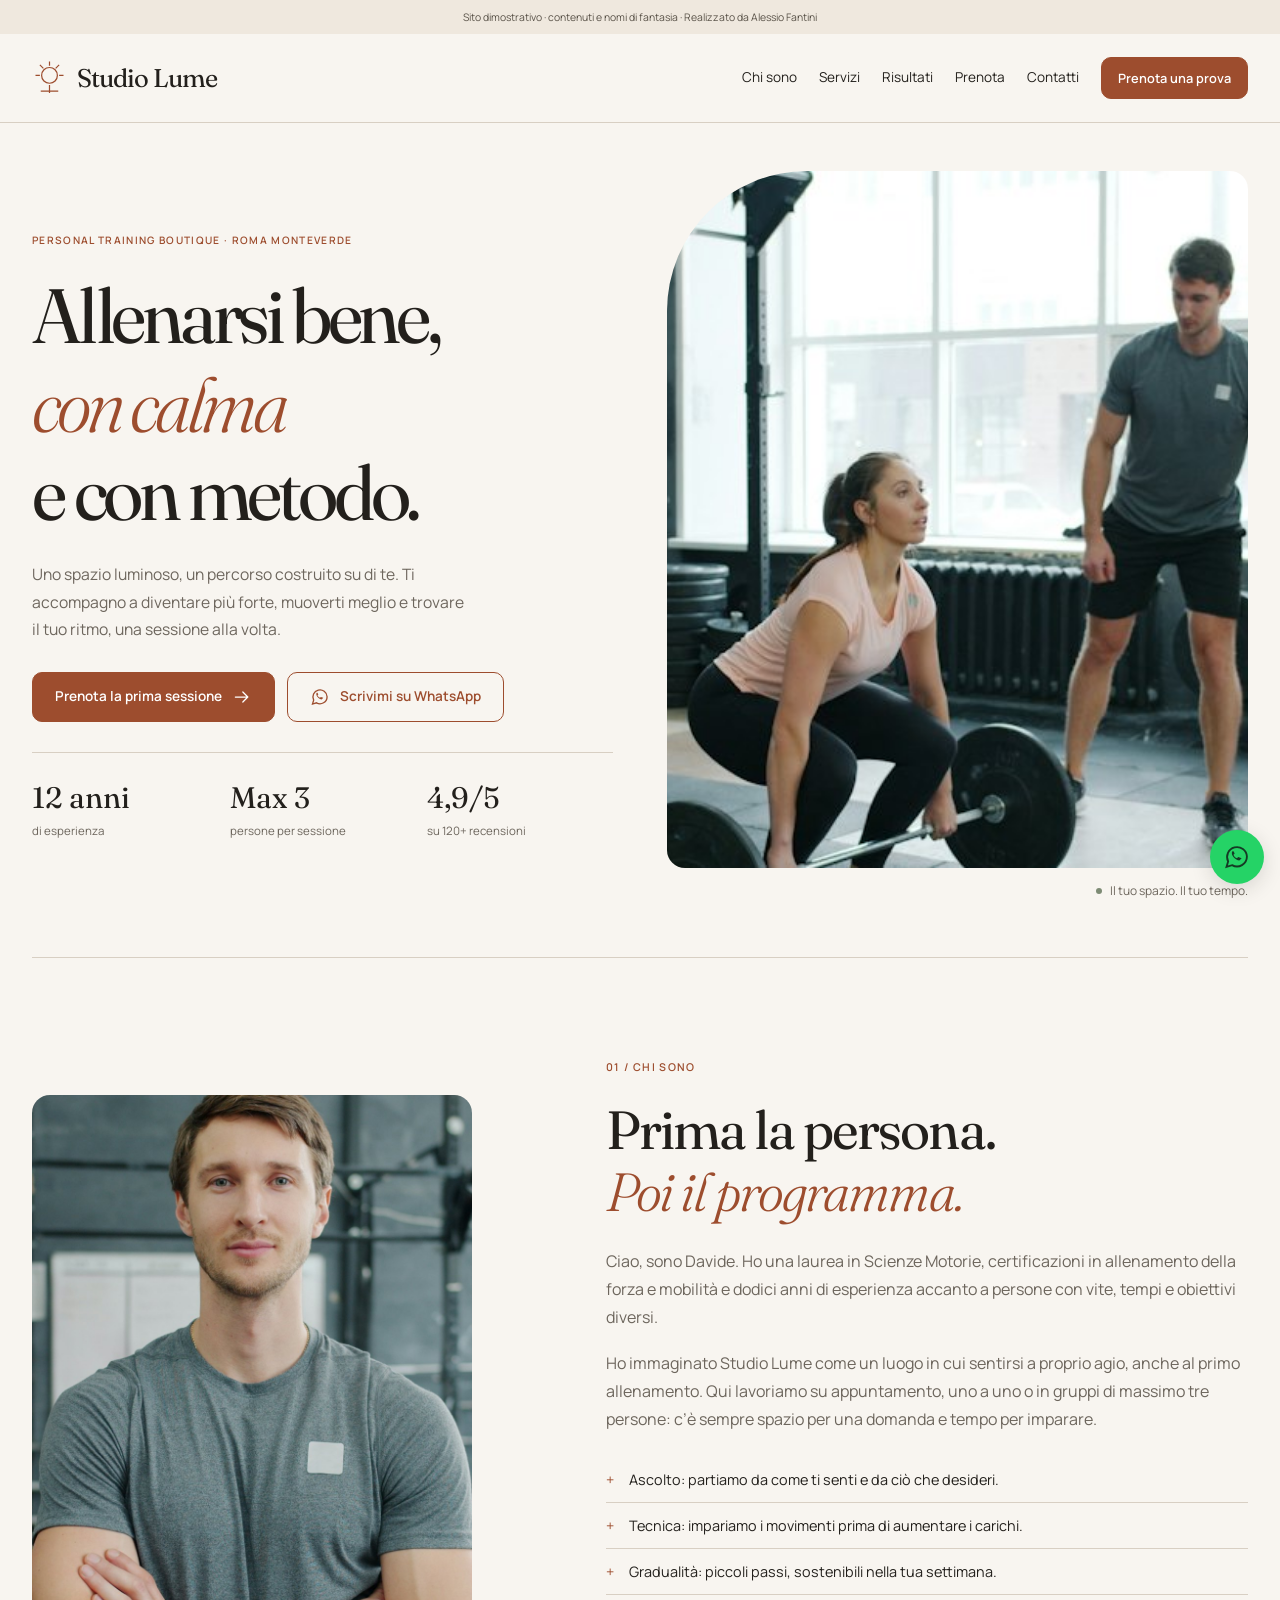
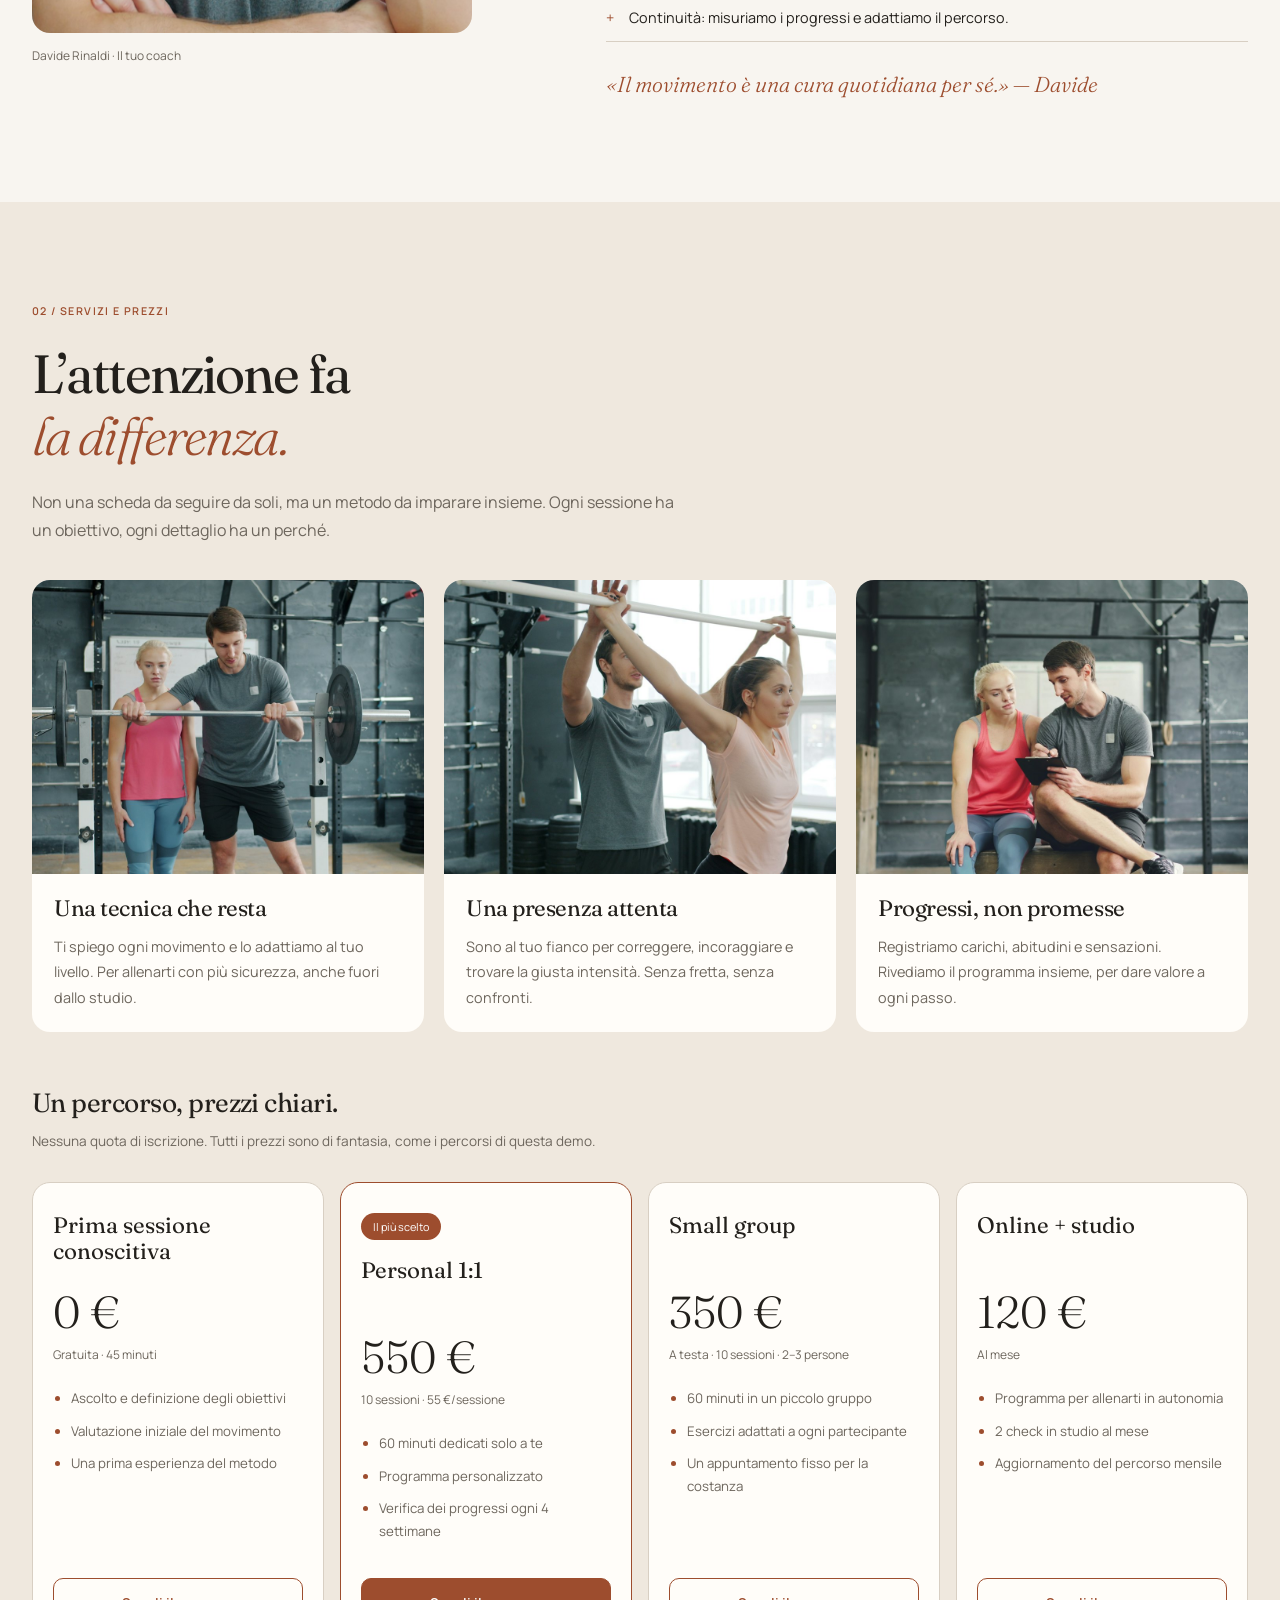
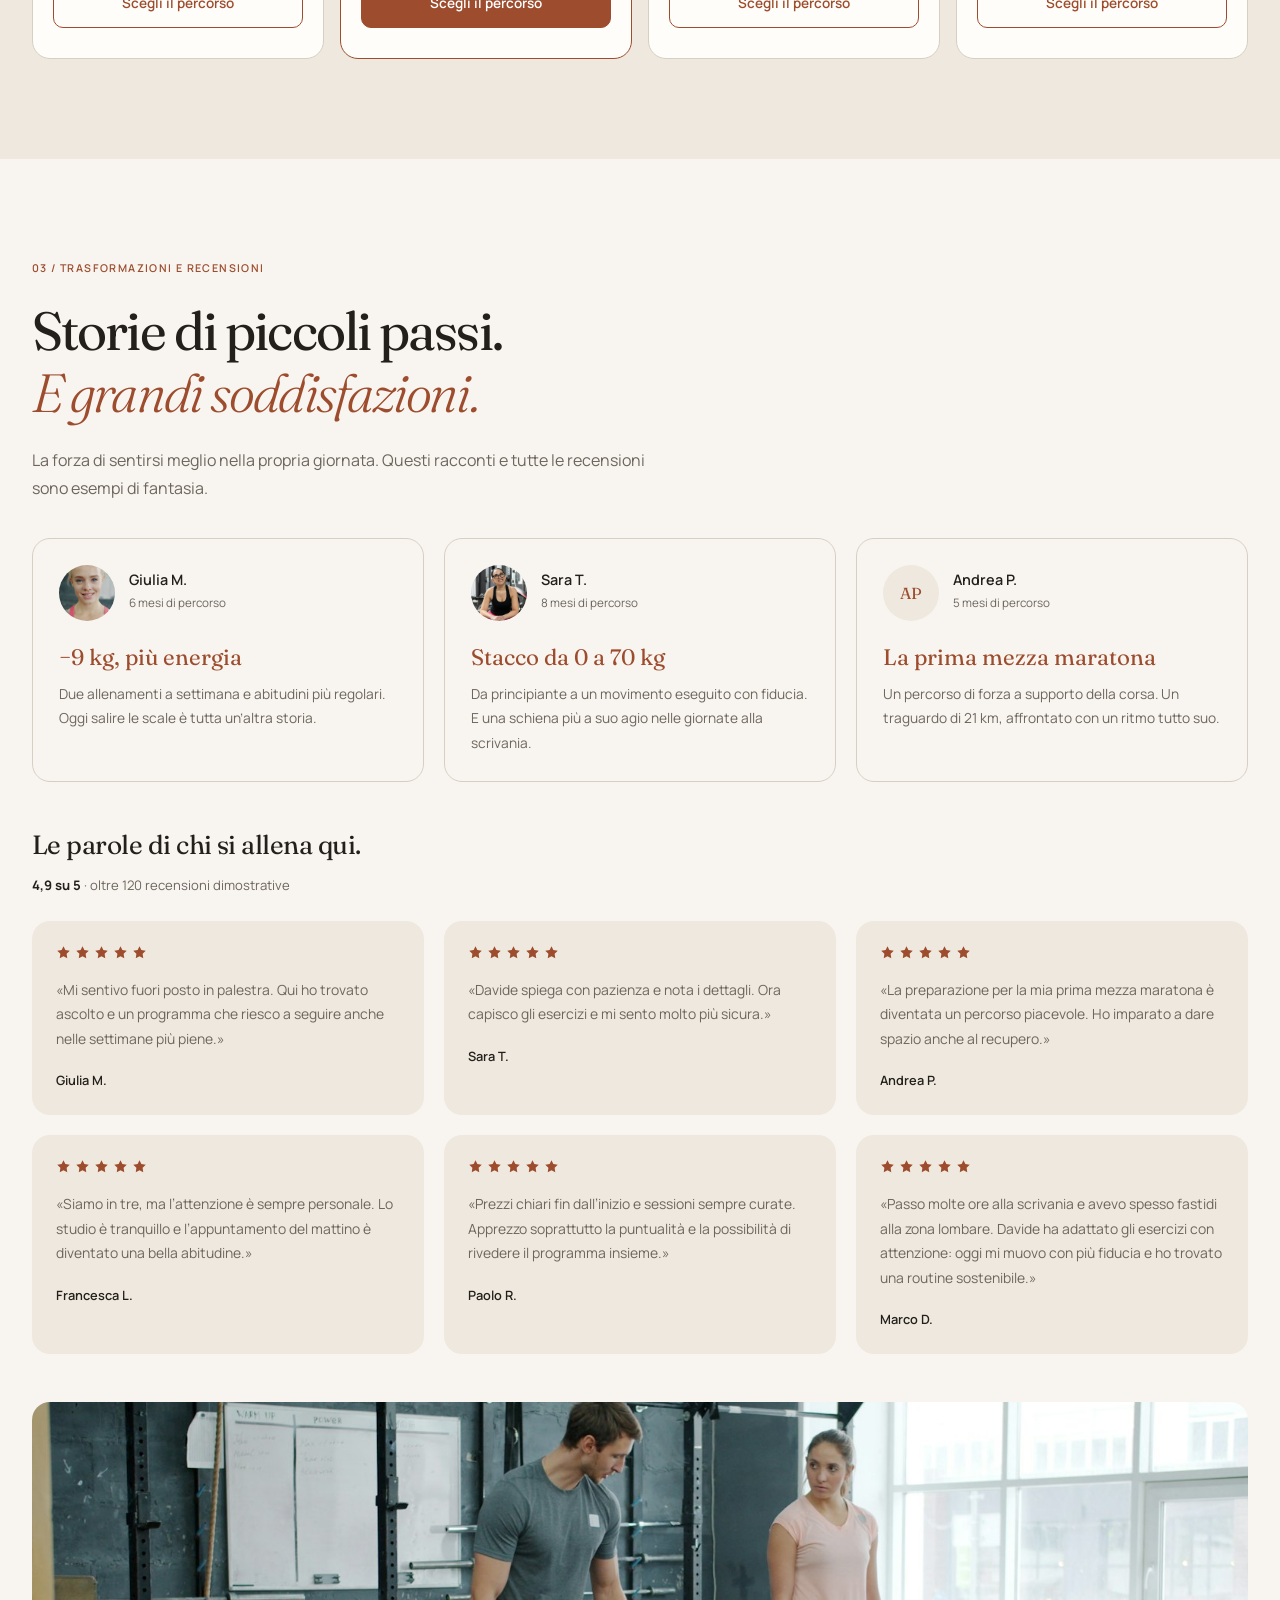
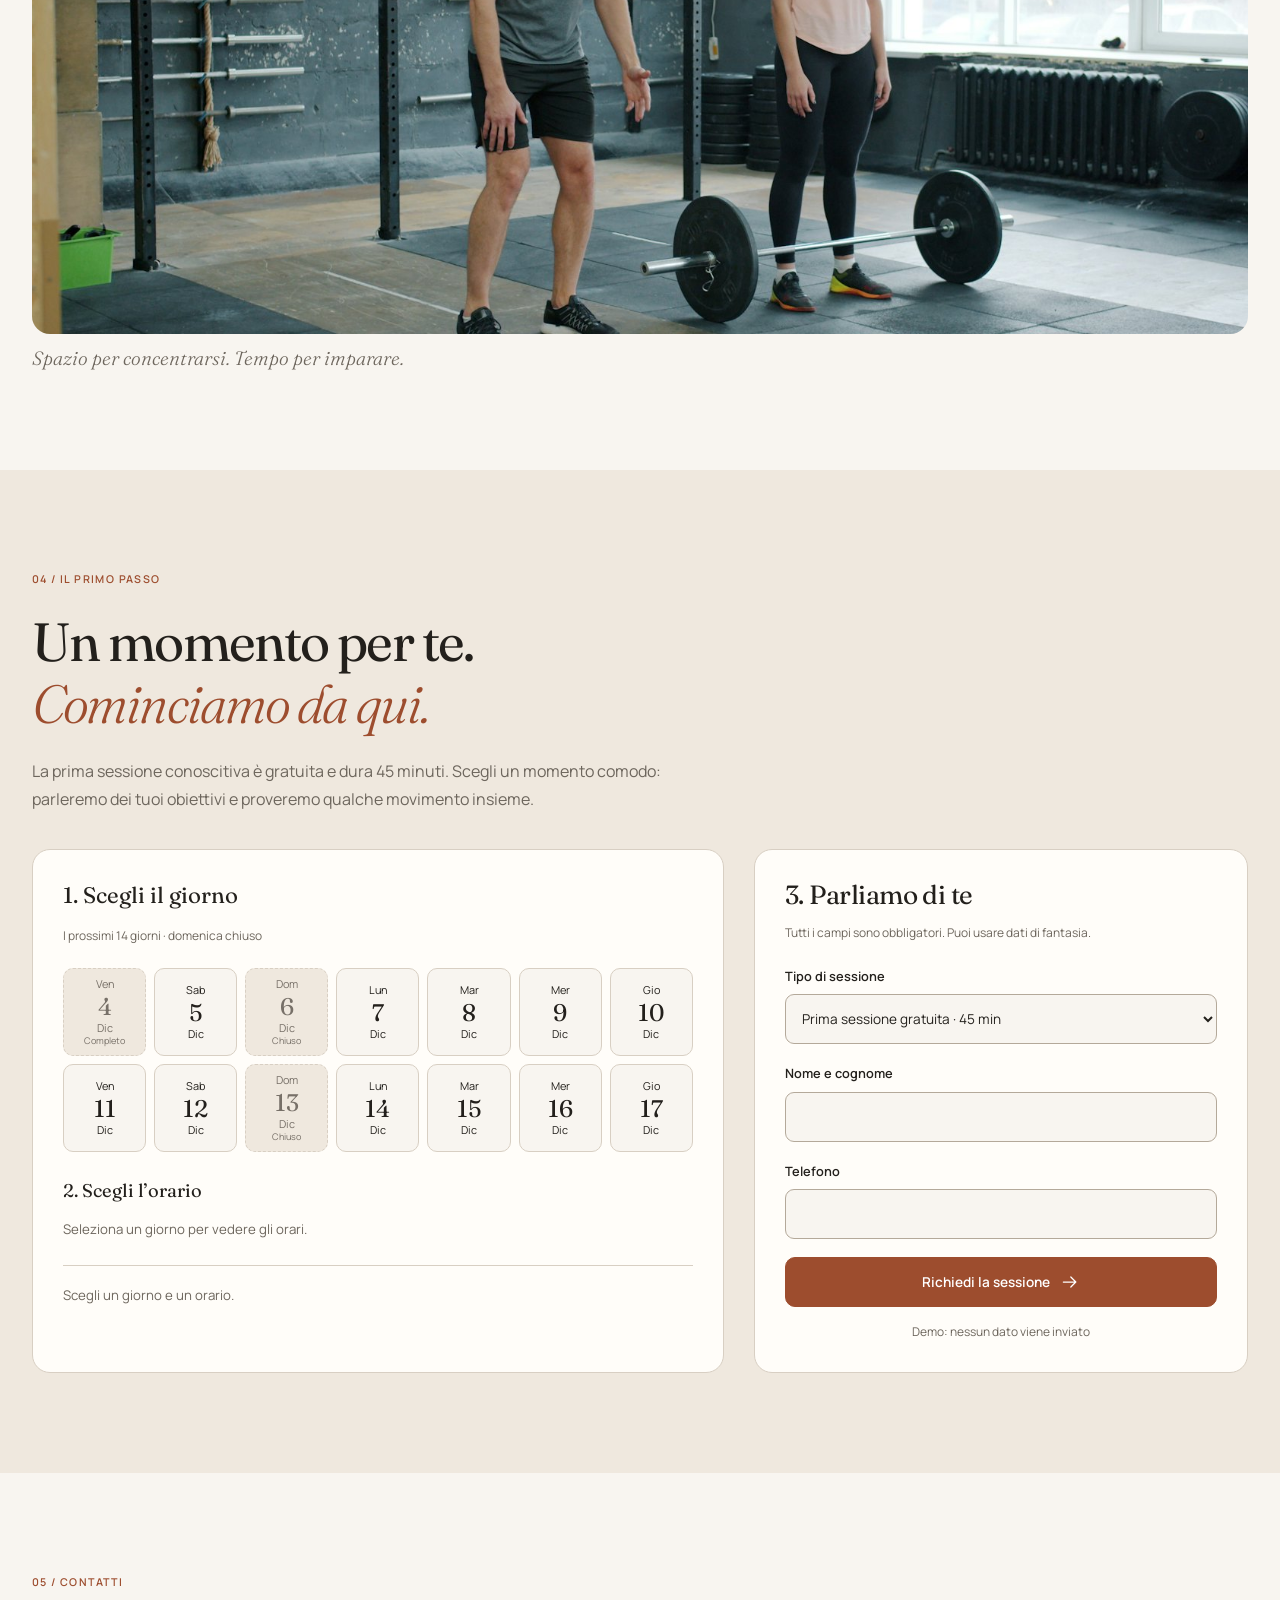
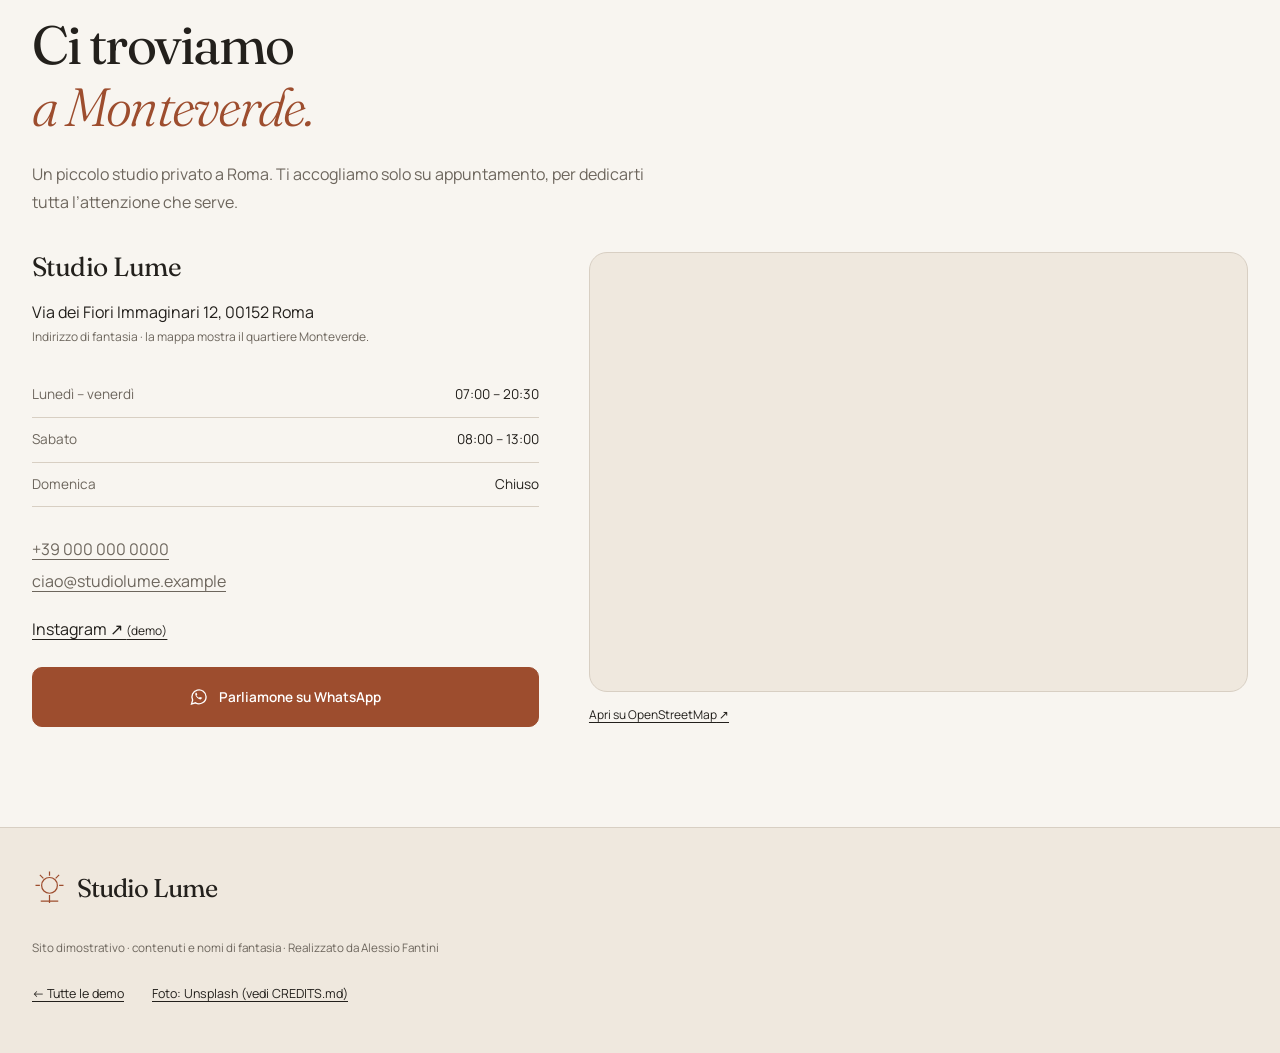
<file: pt-studio/index.html>
<!doctype html>
<html lang="it">
<head>
  <meta charset="utf-8">
  <meta name="viewport" content="width=device-width, initial-scale=1">
  <title>Studio Lume · Personal training boutique a Roma Monteverde</title>
  <meta name="description" content="Uno studio privato, un percorso su misura. Personal training 1:1 e piccoli gruppi con Davide Rinaldi a Roma Monteverde. Scopri il metodo e prenota una prima sessione gratuita. Sito dimostrativo.">
  <meta name="theme-color" content="#f8f5f0">
  <meta property="og:type" content="website">
  <meta property="og:locale" content="it_IT">
  <meta property="og:site_name" content="Studio Lume">
  <meta property="og:title" content="Studio Lume · Il tuo spazio per stare bene">
  <meta property="og:description" content="Personal training boutique a Roma Monteverde. Un metodo attento, piccoli gruppi e spazio per te. Sito dimostrativo con contenuti di fantasia.">
  <meta property="og:url" content="https://jockeys97.github.io/demo-siti-fitness/pt-studio/">
  <meta property="og:image" content="https://jockeys97.github.io/demo-siti-fitness/pt-studio/assets/img/hero-1600.jpg">
  <meta property="og:image:alt" content="Coach e cliente si allenano in uno studio luminoso">
  <meta name="twitter:card" content="summary_large_image">
  <link rel="icon" type="image/svg+xml" href="data:image/svg+xml,%3Csvg xmlns='http://www.w3.org/2000/svg' viewBox='0 0 64 64'%3E%3Crect width='64' height='64' rx='16' fill='%23f8f5f0'/%3E%3Ccircle cx='32' cy='26' r='12' fill='none' stroke='%23b4623f' stroke-width='2'/%3E%3Cpath d='M20 46h24M32 8v6M32 38v8M14 26h6M44 26h6' stroke='%23b4623f' stroke-width='2'/%3E%3C/svg%3E">
  <link rel="preconnect" href="https://fonts.googleapis.com">
  <link rel="preconnect" href="https://fonts.gstatic.com" crossorigin>
  <link rel="stylesheet" href="https://fonts.googleapis.com/css2?family=Fraunces:ital,wght@0,300;0,400;0,500;1,300;1,400&amp;family=Manrope:wght@400;500;600;700&amp;display=swap">
  <link rel="stylesheet" href="./styles.css">
  <script>document.documentElement.classList.add('js');</script>
  <script src="./script.js" defer></script>
</head>
<body id="top">
  <svg class="sprite" aria-hidden="true" focusable="false">
    <symbol id="i-lume" viewBox="0 0 40 40">
      <g fill="none" stroke="currentColor" stroke-width="1.4">
        <circle cx="20" cy="17" r="9"/>
        <path d="M20 1v5M20 28v9M4 17h5M31 17h5M9 5l4 4M27 9l4-4M10 35h20"/>
      </g>
    </symbol>
    <symbol id="i-arrow" viewBox="0 0 24 24">
      <path d="M4 12h15M13 6l6 6-6 6" fill="none" stroke="currentColor" stroke-width="1.5" stroke-linecap="round" stroke-linejoin="round"/>
    </symbol>
    <symbol id="i-check" viewBox="0 0 24 24">
      <path d="m5 12 4 4L19 6" fill="none" stroke="currentColor" stroke-width="1.8" stroke-linecap="round" stroke-linejoin="round"/>
    </symbol>
    <symbol id="i-star" viewBox="0 0 24 24">
      <path d="m12 2 3 6 7 1-5 5 1 7-6-3-6 3 1-7-5-5 7-1z" fill="currentColor"/>
    </symbol>
    <symbol id="i-wa" viewBox="0 0 24 24">
      <path d="M20.5 11.6a8.5 8.5 0 0 1-12.7 7.4L3 20.5l1.4-4.7a8.5 8.5 0 1 1 16.1-4.2Z" fill="none" stroke="currentColor" stroke-width="1.6"/>
      <path d="M8 7c-2 3 3 8 6 8l2-2-3-1-1 1c-1.5-.5-2.5-1.5-3-3l1-1-1-2Z" fill="currentColor"/>
    </symbol>
  </svg>
  <a class="skip-link" href="#main">Vai al contenuto principale</a>
  <div class="demo-banner">
    <p>Sito dimostrativo · contenuti e nomi di fantasia · Realizzato da Alessio Fantini</p>
  </div>
  <header class="site-header">
    <div class="container header-inner">
      <a class="brand" href="#top" aria-label="Studio Lume, torna all’inizio"><svg aria-hidden="true"><use href="#i-lume"/></svg><span>Studio Lume</span></a>
      <nav aria-label="Navigazione principale">
        <button class="nav-toggle" type="button" aria-expanded="false" aria-controls="nav-menu"><span class="hamburger" aria-hidden="true"></span><span class="sr-only">Apri menu</span></button>
        <ul class="nav-menu" id="nav-menu">
          <li><a href="#chi-sono">Chi sono</a></li>
          <li><a href="#servizi">Servizi</a></li>
          <li><a href="#risultati">Risultati</a></li>
          <li><a href="#prenota">Prenota</a></li>
          <li><a href="#contatti">Contatti</a></li>
          <li><a class="btn btn-small" href="#prenota">Prenota una prova</a></li>
        </ul>
      </nav>
    </div>
  </header>
  <main id="main">
    <section class="hero container" aria-labelledby="hero-title">
      <div class="hero-copy">
        <p class="eyebrow">Personal training boutique · Roma Monteverde</p>
        <h1 id="hero-title">Allenarsi bene,<br><em>con calma</em><br>e con metodo.</h1>
        <p class="lead">Uno spazio luminoso, un percorso costruito su di te. Ti accompagno a diventare più forte, muoverti meglio e trovare il tuo ritmo, una sessione alla volta.</p>
        <div class="actions">
          <a class="btn" href="#prenota">Prenota la prima sessione <svg class="icon" aria-hidden="true"><use href="#i-arrow"/></svg></a>
          <a class="btn btn-outline" href="https://wa.me/390000000000?text=Ciao%20Davide!%20Vorrei%20prenotare%20una%20sessione%20di%20prova%20allo%20Studio%20Lume." target="_blank" rel="noopener"><svg class="icon" aria-hidden="true"><use href="#i-wa"/></svg>Scrivimi su WhatsApp<span class="sr-only"> (si apre in una nuova scheda)</span></a>
        </div>
        <ul class="trust" aria-label="Lo studio in numeri">
          <li><strong>12 anni</strong><span>di esperienza</span></li>
          <li><strong>Max 3</strong><span>persone per sessione</span></li>
          <li><strong>4,9/5</strong><span>su 120+ recensioni</span></li>
        </ul>
      </div>
      <figure class="hero-media">
        <img src="./assets/img/hero-1600.jpg" srcset="./assets/img/hero-800.jpg 800w, ./assets/img/hero-1600.jpg 1600w" sizes="(min-width: 64em) 48vw, (min-width: 48em) 80vw, 100vw" width="1600" height="900" fetchpriority="high" decoding="async" alt="Davide osserva una cliente durante uno stacco da terra nello studio luminoso con grandi finestre">
        <figcaption><span class="little-dot" aria-hidden="true"></span>Il tuo spazio. Il tuo tempo.</figcaption>
      </figure>
    </section>
    <section class="section container about" id="chi-sono" aria-labelledby="about-title">
      <figure class="portrait">
        <img class="" src="./assets/img/coach-ritratto.jpg" width="900" height="1100" loading="lazy" decoding="async" alt="Davide Rinaldi, a braccia incrociate, nello studio di personal training">
        <figcaption>Davide Rinaldi · Il tuo coach</figcaption>
      </figure>
      <div>
        <p class="eyebrow">01 / Chi sono</p>
        <h2 id="about-title">Prima la persona.<br><em>Poi il programma.</em></h2>
        <p>Ciao, sono Davide. Ho una laurea in Scienze Motorie, certificazioni in allenamento della forza e mobilità e dodici anni di esperienza accanto a persone con vite, tempi e obiettivi diversi.</p>
        <p>Ho immaginato Studio Lume come un luogo in cui sentirsi a proprio agio, anche al primo allenamento. Qui lavoriamo su appuntamento, uno a uno o in gruppi di massimo tre persone: c’è sempre spazio per una domanda e tempo per imparare.</p>
        <ul class="principles">
          <li>Ascolto: partiamo da come ti senti e da ciò che desideri.</li>
          <li>Tecnica: impariamo i movimenti prima di aumentare i carichi.</li>
          <li>Gradualità: piccoli passi, sostenibili nella tua settimana.</li>
          <li>Continuità: misuriamo i progressi e adattiamo il percorso.</li>
        </ul>
        <p class="signature">«Il movimento è una cura quotidiana per sé.» — Davide</p>
      </div>
    </section>
    <section class="section sand" id="servizi" aria-labelledby="services-title">
      <div class="container">
        <div class="section-head">
          <p class="eyebrow">02 / Servizi e prezzi</p>
          <h2 id="services-title">L’attenzione fa<br><em>la differenza.</em></h2>
          <p>Non una scheda da seguire da soli, ma un metodo da imparare insieme. Ogni sessione ha un obiettivo, ogni dettaglio ha un perché.</p>
        </div>
        <div class="approach-grid">
          <article class="approach-card">
            <img class="" src="./assets/img/servizio-tecnica.jpg" width="1000" height="750" loading="lazy" decoding="async" alt="Il coach mostra a una cliente come impugnare correttamente il bilanciere">
            <div>
              <h3>Una tecnica che resta</h3>
              <p>Ti spiego ogni movimento e lo adattiamo al tuo livello. Per allenarti con più sicurezza, anche fuori dallo studio.</p>
            </div>
          </article>
          <article class="approach-card">
            <img class="" src="./assets/img/servizio-assistenza.jpg" width="1000" height="750" loading="lazy" decoding="async" alt="Davide assiste una cliente in un movimento con le braccia sopra la testa">
            <div>
              <h3>Una presenza attenta</h3>
              <p>Sono al tuo fianco per correggere, incoraggiare e trovare la giusta intensità. Senza fretta, senza confronti.</p>
            </div>
          </article>
          <article class="approach-card">
            <img class="" src="./assets/img/servizio-progressi.jpg" width="1000" height="750" loading="lazy" decoding="async" alt="Coach e cliente rivedono i progressi annotati su una scheda">
            <div>
              <h3>Progressi, non promesse</h3>
              <p>Registriamo carichi, abitudini e sensazioni. Rivediamo il programma insieme, per dare valore a ogni passo.</p>
            </div>
          </article>
        </div>
        <div class="pricing-head">
          <h3>Un percorso, prezzi chiari.</h3>
          <p>Nessuna quota di iscrizione. Tutti i prezzi sono di fantasia, come i percorsi di questa demo.</p>
        </div>
        <div class="pricing-grid">
          <article class="price-card">
            <h4>Prima sessione conoscitiva</h4>
            <p class="price">0 €</p>
            <p class="price-unit">Gratuita · 45 minuti</p>
            <ul>
              <li>Ascolto e definizione degli obiettivi</li>
              <li>Valutazione iniziale del movimento</li>
              <li>Una prima esperienza del metodo</li>
            </ul>
            <a class="btn btn-outline" href="#prenota" data-service="prima">Scegli il percorso<span class="sr-only">: Prima sessione conoscitiva</span></a>
          </article>
          <article class="price-card featured">
            <p class="badge">Il più scelto</p>
            <h4>Personal 1:1</h4>
            <p class="price">550 €</p>
            <p class="price-unit">10 sessioni · 55 €/sessione</p>
            <ul>
              <li>60 minuti dedicati solo a te</li>
              <li>Programma personalizzato</li>
              <li>Verifica dei progressi ogni 4 settimane</li>
            </ul>
            <a class="btn " href="#prenota" data-service="personal">Scegli il percorso<span class="sr-only">: Personal 1:1</span></a>
          </article>
          <article class="price-card">
            <h4>Small group</h4>
            <p class="price">350 €</p>
            <p class="price-unit">A testa · 10 sessioni · 2–3 persone</p>
            <ul>
              <li>60 minuti in un piccolo gruppo</li>
              <li>Esercizi adattati a ogni partecipante</li>
              <li>Un appuntamento fisso per la costanza</li>
            </ul>
            <a class="btn btn-outline" href="#prenota" data-service="gruppo">Scegli il percorso<span class="sr-only">: Small group</span></a>
          </article>
          <article class="price-card">
            <h4>Online + studio</h4>
            <p class="price">120 €</p>
            <p class="price-unit">Al mese</p>
            <ul>
              <li>Programma per allenarti in autonomia</li>
              <li>2 check in studio al mese</li>
              <li>Aggiornamento del percorso mensile</li>
            </ul>
            <a class="btn btn-outline" href="#prenota" data-service="online">Scegli il percorso<span class="sr-only">: Online + studio</span></a>
          </article>
        </div>
      </div>
    </section>
    <section class="section container" id="risultati" aria-labelledby="results-title">
      <div class="section-head">
        <p class="eyebrow">03 / Trasformazioni e recensioni</p>
        <h2 id="results-title">Storie di piccoli passi.<br><em>E grandi soddisfazioni.</em></h2>
        <p>La forza di sentirsi meglio nella propria giornata. Questi racconti e tutte le recensioni sono esempi di fantasia.</p>
      </div>
      <div class="results-grid">
        <article class="result-card">
          <div class="person">
            <img class="avatar" src="./assets/img/cliente-giulia.jpg" width="600" height="600" loading="lazy" decoding="async" alt="Ritratto sorridente di Giulia M.">
            <div>
              <h3>Giulia M.</h3>
              <p>6 mesi di percorso</p>
            </div>
          </div>
          <h4>−9 kg, più energia</h4>
          <p>Due allenamenti a settimana e abitudini più regolari. Oggi salire le scale è tutta un’altra storia.</p>
        </article>
        <article class="result-card">
          <div class="person">
            <img class="avatar" src="./assets/img/cliente-sara.jpg" width="600" height="600" loading="lazy" decoding="async" alt="Ritratto sorridente di Sara T.">
            <div>
              <h3>Sara T.</h3>
              <p>8 mesi di percorso</p>
            </div>
          </div>
          <h4>Stacco da 0 a 70 kg</h4>
          <p>Da principiante a un movimento eseguito con fiducia. E una schiena più a suo agio nelle giornate alla scrivania.</p>
        </article>
        <article class="result-card">
          <div class="person">
            <span class="avatar initials" aria-label="Avatar di Andrea P.">AP</span>
            <div>
              <h3>Andrea P.</h3>
              <p>5 mesi di percorso</p>
            </div>
          </div>
          <h4>La prima mezza maratona</h4>
          <p>Un percorso di forza a supporto della corsa. Un traguardo di 21 km, affrontato con un ritmo tutto suo.</p>
        </article>
      </div>
      <div class="reviews-head">
        <h3>Le parole di chi si allena qui.</h3>
        <p><strong>4,9 su 5</strong> · oltre 120 recensioni dimostrative</p>
      </div>
      <div class="reviews-grid">
        <figure class="review">
          <p class="stars" role="img" aria-label="5 stelle su 5"><svg aria-hidden="true"><use href="#i-star"/></svg><svg aria-hidden="true"><use href="#i-star"/></svg><svg aria-hidden="true"><use href="#i-star"/></svg><svg aria-hidden="true"><use href="#i-star"/></svg><svg aria-hidden="true"><use href="#i-star"/></svg></p>
          <blockquote>
            <p>«Mi sentivo fuori posto in palestra. Qui ho trovato ascolto e un programma che riesco a seguire anche nelle settimane più piene.»</p>
          </blockquote>
          <figcaption>Giulia M.</figcaption>
        </figure>
        <figure class="review">
          <p class="stars" role="img" aria-label="5 stelle su 5"><svg aria-hidden="true"><use href="#i-star"/></svg><svg aria-hidden="true"><use href="#i-star"/></svg><svg aria-hidden="true"><use href="#i-star"/></svg><svg aria-hidden="true"><use href="#i-star"/></svg><svg aria-hidden="true"><use href="#i-star"/></svg></p>
          <blockquote>
            <p>«Davide spiega con pazienza e nota i dettagli. Ora capisco gli esercizi e mi sento molto più sicura.»</p>
          </blockquote>
          <figcaption>Sara T.</figcaption>
        </figure>
        <figure class="review">
          <p class="stars" role="img" aria-label="5 stelle su 5"><svg aria-hidden="true"><use href="#i-star"/></svg><svg aria-hidden="true"><use href="#i-star"/></svg><svg aria-hidden="true"><use href="#i-star"/></svg><svg aria-hidden="true"><use href="#i-star"/></svg><svg aria-hidden="true"><use href="#i-star"/></svg></p>
          <blockquote>
            <p>«La preparazione per la mia prima mezza maratona è diventata un percorso piacevole. Ho imparato a dare spazio anche al recupero.»</p>
          </blockquote>
          <figcaption>Andrea P.</figcaption>
        </figure>
        <figure class="review">
          <p class="stars" role="img" aria-label="5 stelle su 5"><svg aria-hidden="true"><use href="#i-star"/></svg><svg aria-hidden="true"><use href="#i-star"/></svg><svg aria-hidden="true"><use href="#i-star"/></svg><svg aria-hidden="true"><use href="#i-star"/></svg><svg aria-hidden="true"><use href="#i-star"/></svg></p>
          <blockquote>
            <p>«Siamo in tre, ma l’attenzione è sempre personale. Lo studio è tranquillo e l’appuntamento del mattino è diventato una bella abitudine.»</p>
          </blockquote>
          <figcaption>Francesca L.</figcaption>
        </figure>
        <figure class="review">
          <p class="stars" role="img" aria-label="5 stelle su 5"><svg aria-hidden="true"><use href="#i-star"/></svg><svg aria-hidden="true"><use href="#i-star"/></svg><svg aria-hidden="true"><use href="#i-star"/></svg><svg aria-hidden="true"><use href="#i-star"/></svg><svg aria-hidden="true"><use href="#i-star"/></svg></p>
          <blockquote>
            <p>«Prezzi chiari fin dall’inizio e sessioni sempre curate. Apprezzo soprattutto la puntualità e la possibilità di rivedere il programma insieme.»</p>
          </blockquote>
          <figcaption>Paolo R.</figcaption>
        </figure>
        <figure class="review">
          <p class="stars" role="img" aria-label="5 stelle su 5"><svg aria-hidden="true"><use href="#i-star"/></svg><svg aria-hidden="true"><use href="#i-star"/></svg><svg aria-hidden="true"><use href="#i-star"/></svg><svg aria-hidden="true"><use href="#i-star"/></svg><svg aria-hidden="true"><use href="#i-star"/></svg></p>
          <blockquote>
            <p>«Passo molte ore alla scrivania e avevo spesso fastidi alla zona lombare. Davide ha adattato gli esercizi con attenzione: oggi mi muovo con più fiducia e ho trovato una routine sostenibile.»</p>
          </blockquote>
          <figcaption>Marco D.</figcaption>
        </figure>
      </div>
      <figure class="wide-photo">
        <img class="" src="./assets/img/allenamento-bilanciere.jpg" width="1600" height="900" loading="lazy" decoding="async" alt="Davide e una cliente accanto al bilanciere nello studio illuminato dalla luce naturale">
        <figcaption>Spazio per concentrarsi. Tempo per imparare.</figcaption>
      </figure>
    </section>
    <section class="section sand" id="prenota" aria-labelledby="booking-title">
      <div class="container">
        <div class="section-head">
          <p class="eyebrow">04 / Il primo passo</p>
          <h2 id="booking-title">Un momento per te.<br><em>Cominciamo da qui.</em></h2>
          <p>La prima sessione conoscitiva è gratuita e dura 45 minuti. Scegli un momento comodo: parleremo dei tuoi obiettivi e proveremo qualche movimento insieme.</p>
        </div>
        <noscript>
          <p class="panel">Per usare il calendario attiva JavaScript. Puoi anche scrivermi su WhatsApp tramite i pulsanti della pagina.</p>
        </noscript>
        <form id="booking-form" class="booking-grid" novalidate>
          <div class="panel calendar">
            <fieldset aria-describedby="err-slot">
              <legend>1. Scegli il giorno</legend>
              <p class="calendar-note">I prossimi 14 giorni · domenica chiuso</p>
              <div class="days" id="cal-days"></div>
            </fieldset>
            <fieldset class="time-field" aria-describedby="err-slot">
              <legend id="slots-title">2. Scegli l’orario</legend>
              <div class="slots" id="cal-slots">
                <p>Seleziona un giorno per vedere gli orari.</p>
              </div>
            </fieldset>
            <p class="summary" id="booking-summary" aria-live="polite">Il tuo prossimo appuntamento inizia qui.</p>
            <p class="error" id="err-slot"></p>
          </div>
          <div class="panel details">
            <h3>3. Parliamo di te</h3>
            <p class="calendar-note">Tutti i campi sono obbligatori. Puoi usare dati di fantasia.</p>
            <div class="field">
              <label for="service">Tipo di sessione</label>
              <select id="service" name="servizio" required>
                <option value="prima">Prima sessione gratuita · 45 min</option>
                <option value="personal">Personal 1:1 · 60 min</option>
                <option value="gruppo">Small group · 60 min</option>
                <option value="online">Percorso online · check in studio</option>
              </select>
            </div>
            <div class="field">
              <label for="name">Nome e cognome</label>
              <input id="name" name="nome" autocomplete="name" maxlength="80" required aria-describedby="err-name">
              <p class="error" id="err-name"></p>
            </div>
            <div class="field">
              <label for="phone">Telefono</label>
              <input type="tel" id="phone" name="telefono" autocomplete="tel" inputmode="tel" maxlength="25" required aria-describedby="err-phone">
              <p class="error" id="err-phone"></p>
            </div>
            <button class="btn submit" type="submit" disabled>Richiedi la sessione <svg class="icon" aria-hidden="true"><use href="#i-arrow"/></svg></button>
            <p class="form-note">Demo: nessun dato viene inviato</p>
            <p id="form-status" class="error" role="alert"></p>
          </div>
        </form>
        <div id="booking-confirmation" aria-live="polite" aria-atomic="true">
          <div id="booking-success" class="panel success" hidden>
            <svg class="success-icon" aria-hidden="true">
              <use href="#i-check"/>
            </svg>
            <h3 id="success-title" tabindex="-1">Richiesta ricevuta!</h3>
            <p id="success-copy"></p>
            <p id="success-service"></p>
            <p class="form-note">Demo: nessun dato viene inviato</p>
            <button id="booking-reset" class="btn btn-outline" type="button">Prenota un’altra sessione</button>
          </div>
        </div>
      </div>
    </section>
    <section class="section container" id="contatti" aria-labelledby="contact-title">
      <div class="section-head">
        <p class="eyebrow">05 / Contatti</p>
        <h2 id="contact-title">Ci troviamo<br><em>a Monteverde.</em></h2>
        <p>Un piccolo studio privato a Roma. Ti accogliamo solo su appuntamento, per dedicarti tutta l’attenzione che serve.</p>
      </div>
      <div class="contact-grid">
        <div class="contact-info">
          <h3>Studio Lume</h3>
          <address>Via dei Fiori Immaginari 12, 00152 Roma</address>
          <p class="small">Indirizzo di fantasia · la mappa mostra il quartiere Monteverde.</p>
          <dl class="hours">
            <div>
              <dt>Lunedì – venerdì</dt>
              <dd>07:00 – 20:30</dd>
            </div>
            <div>
              <dt>Sabato</dt>
              <dd>08:00 – 13:00</dd>
            </div>
            <div>
              <dt>Domenica</dt>
              <dd>Chiuso</dd>
            </div>
          </dl>
          <p class="contact-links"><a href="tel:+390000000000">+39 000 000 0000</a><br><a href="mailto:ciao@studiolume.example">ciao@studiolume.example</a></p>
          <a class="instagram" href="#" aria-label="Instagram di Studio Lume, link dimostrativo">Instagram ↗ <span class="small">(demo)</span></a>
          <a class="btn contact-wa" href="https://wa.me/390000000000?text=Ciao%20Davide!%20Vorrei%20prenotare%20una%20sessione%20di%20prova%20allo%20Studio%20Lume." target="_blank" rel="noopener"><svg class="icon" aria-hidden="true"><use href="#i-wa"/></svg>Parliamone su WhatsApp<span class="sr-only"> (si apre in una nuova scheda)</span></a>
        </div>
        <figure class="map">
          <div class="map-frame">
            <iframe src="https://www.openstreetmap.org/export/embed.html?bbox=12.4480%2C41.8700%2C12.4680%2C41.8840&amp;layer=mapnik" title="Mappa del quartiere Monteverde a Roma, posizione indicativa" loading="lazy"></iframe>
          </div>
          <figcaption><a href="https://www.openstreetmap.org/#map=16/41.8770/12.4580" target="_blank" rel="noopener">Apri su OpenStreetMap<span class="sr-only"> (si apre in una nuova scheda)</span> ↗</a></figcaption>
        </figure>
      </div>
    </section>
  </main>
  <footer class="site-footer">
    <div class="container">
      <a class="brand" href="#top"><svg aria-hidden="true"><use href="#i-lume"/></svg><span>Studio Lume</span></a>
      <p>Sito dimostrativo · contenuti e nomi di fantasia · Realizzato da Alessio Fantini</p>
      <div class="footer-links">
        <a href="../">← Tutte le demo</a>
        <a href="./CREDITS.md">Foto: Unsplash (vedi CREDITS.md)</a>
      </div>
    </div>
  </footer>
  <a class="wa-float" href="https://wa.me/390000000000?text=Ciao%20Davide!%20Vorrei%20prenotare%20una%20sessione%20di%20prova%20allo%20Studio%20Lume." target="_blank" rel="noopener" aria-label="Scrivi a Davide su WhatsApp (si apre in una nuova scheda)"><svg aria-hidden="true"><use href="#i-wa"/></svg></a>
</body>
</html>
</file>
<file: pt-studio/styles.css>
/* Studio Lume — mobile first, no build step. */
:root {
  --bg: #f8f5f0; --sand: #efe8de; --paper: #fffdf9; --ink: #23201c;
  --muted: #6d665d; --accent: #9d4d2e; --accent-hover: #874127;
  --line: #d8cfc3; --serif: 'Fraunces', Georgia, serif;
  --sans: 'Manrope', system-ui, sans-serif; --radius: 18px;
}
*, *::before, *::after { box-sizing: border-box; }
html { scroll-behavior: smooth; -webkit-text-size-adjust: 100%; }
body { margin: 0; background: var(--bg); color: var(--ink); font: 400 1rem/1.75 var(--sans); }
h1, h2, h3, h4, p, figure, blockquote, ul, dl, dd { margin: 0; }
h1, h2, h3, h4 { font-family: var(--serif); font-weight: 400; line-height: 1.15; }
h1 { font-size: clamp(2.9rem, 6vw, 5.6rem); letter-spacing: -.055em; }
h2 { font-size: clamp(2.3rem, 4.2vw, 4rem); letter-spacing: -.035em; }
h3 { font-size: 1.65rem; letter-spacing: -.02em; }
h4 { font-size: 1.4rem; }
h1 em, h2 em { color: var(--accent); font-weight: 300; }
p { color: var(--muted); }
a { color: inherit; text-underline-offset: .25em; }
a:hover { color: var(--accent); }
img { display: block; width: 100%; height: auto; }
button, input, select { font: inherit; color: inherit; }
button, a, input, select { -webkit-tap-highlight-color: transparent; }
button { cursor: pointer; }
:focus-visible { outline: 3px solid var(--accent); outline-offset: 4px; }
[hidden] { display: none !important; }
section, #main, .success { scroll-margin-top: 105px; }
.container { width: min(100% - 40px, 1240px); margin-inline: auto; }
.section { padding-block: 72px; }
.sand { background: var(--sand); }
.sprite { position: absolute; width: 0; height: 0; overflow: hidden; }
.sr-only { position: absolute; width: 1px; height: 1px; padding: 0; margin: -1px; overflow: hidden; clip-path: inset(50%); white-space: nowrap; border: 0; }
.skip-link { position: fixed; top: 10px; left: 10px; z-index: 100; padding: 12px 20px; background: var(--ink); color: white; transform: translateY(-160%); }
.skip-link:focus { transform: none; color: white; }
.icon { width: 20px; height: 20px; flex: none; }
.demo-banner { background: var(--sand); padding: 9px 20px; text-align: center; font-size: .65rem; line-height: 1.55; }
.demo-banner p { color: #595248; text-wrap: balance; }
.site-header { position: sticky; top: 0; z-index: 50; background: rgba(248,245,240,.95); backdrop-filter: blur(16px); border-bottom: 1px solid var(--line); }
.header-inner { display: flex; align-items: center; justify-content: space-between; flex-wrap: wrap; min-height: 80px; gap: 10px; }
.brand { display: inline-flex; align-items: center; gap: 10px; font: 400 1.6rem/1.1 var(--serif); text-decoration: none; letter-spacing: -.04em; }
.brand svg { width: 35px; height: 40px; color: var(--accent); }
nav { display: contents; }
.nav-menu { list-style: none; padding: 6px 0 18px; display: flex; flex-wrap: wrap; gap: 12px 20px; width: 100%; align-items: center; font-size: .85rem; }
.nav-menu a { text-decoration: none; }
.nav-toggle { display: none; width: 46px; height: 46px; border: 1px solid var(--line); background: transparent; border-radius: 50%; align-items: center; justify-content: center; }
.js .nav-toggle { display: flex; }
.js .nav-menu { display: none; }
.js .nav-menu.is-open { display: flex; flex-direction: column; align-items: stretch; gap: 0; }
.js .nav-menu.is-open a { display: block; padding: 10px; }
.hamburger, .hamburger::before { width: 18px; height: 1px; background: var(--ink); display: block; }
.hamburger::before { content: ''; transform: translateY(6px); }
.hamburger { transform: translateY(-3px); }
.btn {
  display: inline-flex;
  align-items: center;
  justify-content: center;
  gap: 10px;
  min-height: 50px;
  padding: 13px 22px;
  border: 1px solid var(--accent);
  border-radius: 10px;
  background: var(--accent);
  color: white;
  text-decoration: none;
  font-size: .85rem;
  font-weight: 600;
  line-height: 1.5;
  text-align: center;
  transition: background .2s, color .2s;
}
.btn:hover { background: var(--accent-hover); border-color: var(--accent-hover); color: white; }
.btn-outline { background: transparent; color: var(--accent); }
.btn-small { min-height: 42px; padding: 9px 16px; font-size: .8rem; }
.btn:disabled { opacity: .5; cursor: not-allowed; }
.eyebrow { margin-bottom: 22px; font-size: .67rem; font-weight: 600; text-transform: uppercase; letter-spacing: .13em; color: var(--accent); }
.hero { padding-block: 48px 64px; display: grid; gap: 36px; }
.hero-copy { min-width: 0; }
.lead { margin-top: 24px; max-width: 44ch; font-size: .98rem; }
.actions { display: flex; flex-wrap: wrap; gap: 12px; margin-top: 28px; }
.actions .btn { width: 100%; }
.trust { display: grid; grid-template-columns: repeat(3,minmax(0,1fr)); list-style: none; padding: 26px 0 0; margin-top: 30px; border-top: 1px solid var(--line); gap: 12px; }
.trust strong { display: block; font: 400 1.5rem var(--serif); }
.trust span { display: block; font-size: .65rem; line-height: 1.6; color: var(--muted); margin-top: 6px; }
.hero-media { position: relative; min-width: 0; }
.hero-media img { aspect-ratio: 4/3; object-fit: cover; border-radius: 80px 18px 18px 18px; }
.hero-media figcaption { display: flex; align-items: center; gap: 8px; padding-top: 12px; font-size: .75rem; color: var(--muted); }
.little-dot { width: 6px; height: 6px; border-radius: 50%; background: #7d8b74; }
.about { display: grid; gap: 36px; border-top: 1px solid var(--line); }
.portrait { max-width: 440px; }
.portrait img { aspect-ratio: 9/11; object-fit: cover; border-radius: var(--radius); }
.portrait figcaption { padding-top: 12px; font-size: .75rem; color: var(--muted); }
.about h2 { margin-bottom: 24px; }
.about p + p { margin-top: 18px; }
.principles { padding: 24px 0 0; list-style: none; }
.principles li { padding: 10px 0 10px 23px; border-bottom: 1px solid var(--line); position: relative; font-size: .9rem; }
.principles li::before { content: '+'; position: absolute; left: 0; color: var(--accent); }
.about .signature { margin-top: 26px; font: italic 300 1.35rem/1.6 var(--serif); color: var(--accent); }
.section-head { max-width: 650px; margin-bottom: 36px; }
.section-head > p:last-child { margin-top: 22px; }
.approach-grid, .pricing-grid, .results-grid, .reviews-grid { display: grid; gap: 20px; }
.approach-card { background: var(--paper); border-radius: var(--radius); overflow: hidden; }
.approach-card img { aspect-ratio: 4/3; object-fit: cover; }
.approach-card > div { padding: 24px; }
.approach-card p { margin-top: 12px; font-size: .9rem; }
.pricing-head { margin-block: 56px 28px; }
.pricing-head p { margin-top: 12px; font-size: .85rem; }
.price-card {
  display: flex;
  flex-direction: column;
  align-items: stretch;
  position: relative;
  background: var(--paper);
  border: 1px solid var(--line);
  border-radius: var(--radius);
  padding: 30px 24px;
}
.price-card.featured { border: 1.5px solid var(--accent); }
.badge { align-self: flex-start; background: var(--accent); color: white; padding: 4px 12px; border-radius: 20px; font-size: .68rem; margin-bottom: 18px; }
.price-card h4 { min-height: 2.3em; }
.price { font: 300 2.8rem/1.2 var(--serif); color: var(--ink); margin-top: 20px; }
.price-unit { font-size: .75rem; margin-top: 6px; }
.price-card ul { padding: 22px 0 26px 18px; font-size: .83rem; color: var(--muted); }
.price-card li { margin-bottom: 9px; }
.price-card li::marker { color: var(--accent); }
.price-card .btn { margin-top: auto; }
.result-card { padding: 26px; border: 1px solid var(--line); border-radius: var(--radius); }
.person { display: flex; align-items: center; gap: 14px; }
.person h3 { font-family: var(--sans); font-size: .9rem; font-weight: 600; letter-spacing: 0; }
.person p { font-size: .73rem; margin-top: 4px; }
.avatar { width: 56px; height: 56px; border-radius: 50%; object-fit: cover; flex: none; }
.initials { display: grid; place-items: center; background: var(--sand); font-family: var(--serif); color: var(--accent); }
.result-card h4 { margin-top: 24px; color: var(--accent); }
.result-card > p { font-size: .86rem; margin-top: 12px; }
.reviews-head { margin-block: 48px 24px; }
.reviews-head > p { font-size: .82rem; margin-top: 14px; }
.reviews-head strong { color: var(--ink); }
.review { padding: 24px; background: var(--sand); border-radius: var(--radius); }
.stars { display: flex; gap: 4px; color: var(--accent); }
.stars svg { width: 15px; height: 15px; }
.review blockquote { margin-top: 18px; font-size: .87rem; }
.review figcaption { margin-top: 18px; font-size: .8rem; font-weight: 600; }
.wide-photo { margin-top: 48px; }
.wide-photo img { border-radius: var(--radius); aspect-ratio: 16/7; object-fit: cover; }
.wide-photo figcaption { margin-top: 12px; font: italic 300 1.2rem var(--serif); color: var(--muted); }
.booking-grid, .contact-grid { display: grid; gap: 24px; }
.panel { padding: 24px 18px; background: var(--paper); border: 1px solid var(--line); border-radius: var(--radius); min-width: 0; }
fieldset { padding: 0; margin: 0; border: 0; min-width: 0; }
legend { padding: 0; font: 400 1.4rem/1.4 var(--serif); margin-bottom: 14px; }
.calendar-note { font-size: .75rem; margin-bottom: 22px; }
.days { display: grid; grid-template-columns: repeat(4,minmax(0,1fr)); gap: 8px; }
.day {
  display: flex;
  flex-direction: column;
  justify-content: center;
  align-items: center;
  min-height: 88px;
  padding: 8px 2px;
  border: 1px solid var(--line);
  background: var(--bg);
  border-radius: 10px;
  line-height: 1.3;
}
.day span { font-size: .68rem; text-transform: capitalize; }
.day strong { font: 400 1.5rem var(--serif); }
.day small { font-size: .57rem; }
.day[aria-pressed="true"], .slot[aria-pressed="true"] { background: var(--accent); color: white; border-color: var(--accent); }
.day:disabled, .slot:disabled { background: var(--sand); color: #777068; border-style: dashed; cursor: not-allowed; }
.day:not(:disabled):hover, .slot:not(:disabled):hover { border-color: var(--accent); }
.time-field { margin-top: 26px; }
#slots-title { font-size: 1.15rem; }
.slots { display: grid; grid-template-columns: repeat(3,minmax(0,1fr)); gap: 8px; }
.slots > p { grid-column: 1/-1; font-size: .83rem; }
.slot { min-height: 52px; background: var(--bg); border: 1px solid var(--line); border-radius: 9px; font-size: .85rem; line-height: 1.5; padding: 8px 4px; }
.slot span { display: block; font-size: .6rem; }
.summary { padding-top: 18px; margin-top: 24px; border-top: 1px solid var(--line); font-size: .83rem; }
.details h3 { margin-bottom: 12px; }
.field { margin-bottom: 18px; }
.field label { display: block; font-size: .8rem; font-weight: 600; margin-bottom: 7px; }
.field input, .field select {
  min-height: 50px;
  width: 100%;
  min-width: 0;
  max-width: 100%;
  border: 1px solid #b4a99a;
  border-radius: 9px;
  padding: 10px 12px;
  background: var(--bg);
  font-size: 1rem;
}
.field select { font-size: .85rem; }
.field [aria-invalid="true"] { border-color: #9c3026; }
.submit { width: 100%; }
.form-note { margin-top: 14px; font-size: .75rem; text-align: center; }
.error { color: #9c3026; font-size: .8rem; margin-top: 8px; }
.error:empty { display: none; }
.success { max-width: 650px; margin-inline: auto; text-align: center; padding: 40px 24px; }
.success-icon { width: 50px; height: 50px; padding: 12px; background: var(--sand); color: var(--accent); border-radius: 50%; margin-bottom: 20px; }
.success h3 { font-size: 2.3rem; }
.success p { margin-top: 18px; overflow-wrap: anywhere; }
.success .btn { margin-top: 26px; }
.contact-info h3 { margin-bottom: 16px; }
address { font-style: normal; }
.small { font-size: .75rem; }
.hours { margin-block: 26px; font-size: .85rem; }
.hours > div { display: flex; justify-content: space-between; gap: 12px; padding-block: 10px; border-bottom: 1px solid var(--line); }
.hours dt { color: var(--muted); }
.contact-links { line-height: 2; overflow-wrap: anywhere; }
.instagram { display: inline-block; margin-block: 18px; }
.contact-wa { display: flex; margin-top: 6px; min-height: 60px; }
.map-frame { height: 340px; overflow: hidden; border: 1px solid var(--line); border-radius: var(--radius); background: var(--sand); }
.map-frame iframe { width: 100%; height: 100%; border: 0; }
.map figcaption { padding-top: 12px; font-size: .75rem; }
.site-footer { padding: 40px 0 96px; border-top: 1px solid var(--line); background: var(--sand); }
.site-footer p { font-size: .73rem; margin-top: 22px; }
.footer-links { display: flex; flex-wrap: wrap; gap: 16px 28px; margin-top: 24px; font-size: .78rem; }
.wa-float {
  position: fixed;
  z-index: 40;
  right: max(16px,env(safe-area-inset-right));
  bottom: max(16px,env(safe-area-inset-bottom));
  display: grid;
  place-items: center;
  width: 54px;
  height: 54px;
  background: #25d366;
  color: #153a24;
  border-radius: 50%;
  box-shadow: 0 5px 20px #23201c25;
}
.wa-float svg { width: 28px; height: 28px; }
.wa-float:hover { background: #20bf5b; color: #153a24; }
/* Reserve a side gutter while the floating control is present on small screens. */
@media (max-width: 47.99em) {
  body.booking-in-view .wa-float, body.nav-open .wa-float { visibility: hidden; }
}
@media (min-width: 40em) {
  .container { width: min(100% - 64px,1240px); }
  .actions .btn { width: auto; }
  .hero { padding-top: 64px; }
  .days { grid-template-columns: repeat(7,minmax(0,1fr)); }
  .pricing-grid, .reviews-grid { grid-template-columns: repeat(2,minmax(0,1fr)); }
  .panel { padding: 30px; }
}
@media (min-width: 48em) {
  .section { padding-block: 100px; }
  .site-footer { padding-bottom: 48px; }
  .about { grid-template-columns: minmax(0,.8fr) minmax(0,1fr); gap: 60px; align-items: center; }
  .approach-grid, .results-grid { grid-template-columns: repeat(3,minmax(0,1fr)); }
  .approach-card > div { padding: 22px; }
  .approach-card h3 { font-size: 1.4rem; }
  .booking-grid { grid-template-columns: minmax(0,1.25fr) minmax(0,1fr); }
  .booking-grid .days { grid-template-columns: repeat(4,minmax(0,1fr)); }
  .contact-grid { grid-template-columns: minmax(0,1fr) minmax(0,1.3fr); gap: 50px; }
  .map-frame { height: 440px; }
}
@media (min-width: 64em) {
  .header-inner { min-height: 88px; flex-wrap: nowrap; }
  .js .nav-toggle { display: none; }
  .nav-menu, .js .nav-menu, .js .nav-menu.is-open { display: flex; flex-direction: row; width: auto; gap: 22px; padding: 0; align-items: center; }
  .js .nav-menu.is-open a { padding: 0; }
  .js .nav-menu.is-open .btn { padding: 9px 16px; }
  .hero { grid-template-columns: minmax(0,1fr) minmax(0,1fr); align-items: center; gap: 54px; padding-block: 48px 56px; }
  .hero-media img { aspect-ratio: 5/6; border-top-left-radius: 140px; }
  .hero h1 { font-size: clamp(2.9rem, 6vw, 5rem); }
  .hero-media figcaption { justify-content: flex-end; }
  .hero .eyebrow { font-size: .64rem; }
  .trust strong { font-size: 1.85rem; }
  .trust span { font-size: .72rem; }
  .pricing-grid { grid-template-columns: repeat(4,minmax(0,1fr)); gap: 16px; }
  .price-card { padding: 30px 20px; }
  .reviews-grid { grid-template-columns: repeat(3,minmax(0,1fr)); }
  .booking-grid { grid-template-columns: minmax(0,1.4fr) minmax(0,1fr); gap: 30px; }
  .booking-grid .days { grid-template-columns: repeat(7,minmax(0,1fr)); }
  .slots { grid-template-columns: repeat(4,minmax(0,1fr)); }
}
@media (prefers-reduced-motion: reduce) {
  html { scroll-behavior: auto; }
  *, *::before, *::after { transition-duration: .01ms !important; animation-duration: .01ms !important; }
}
</file>
